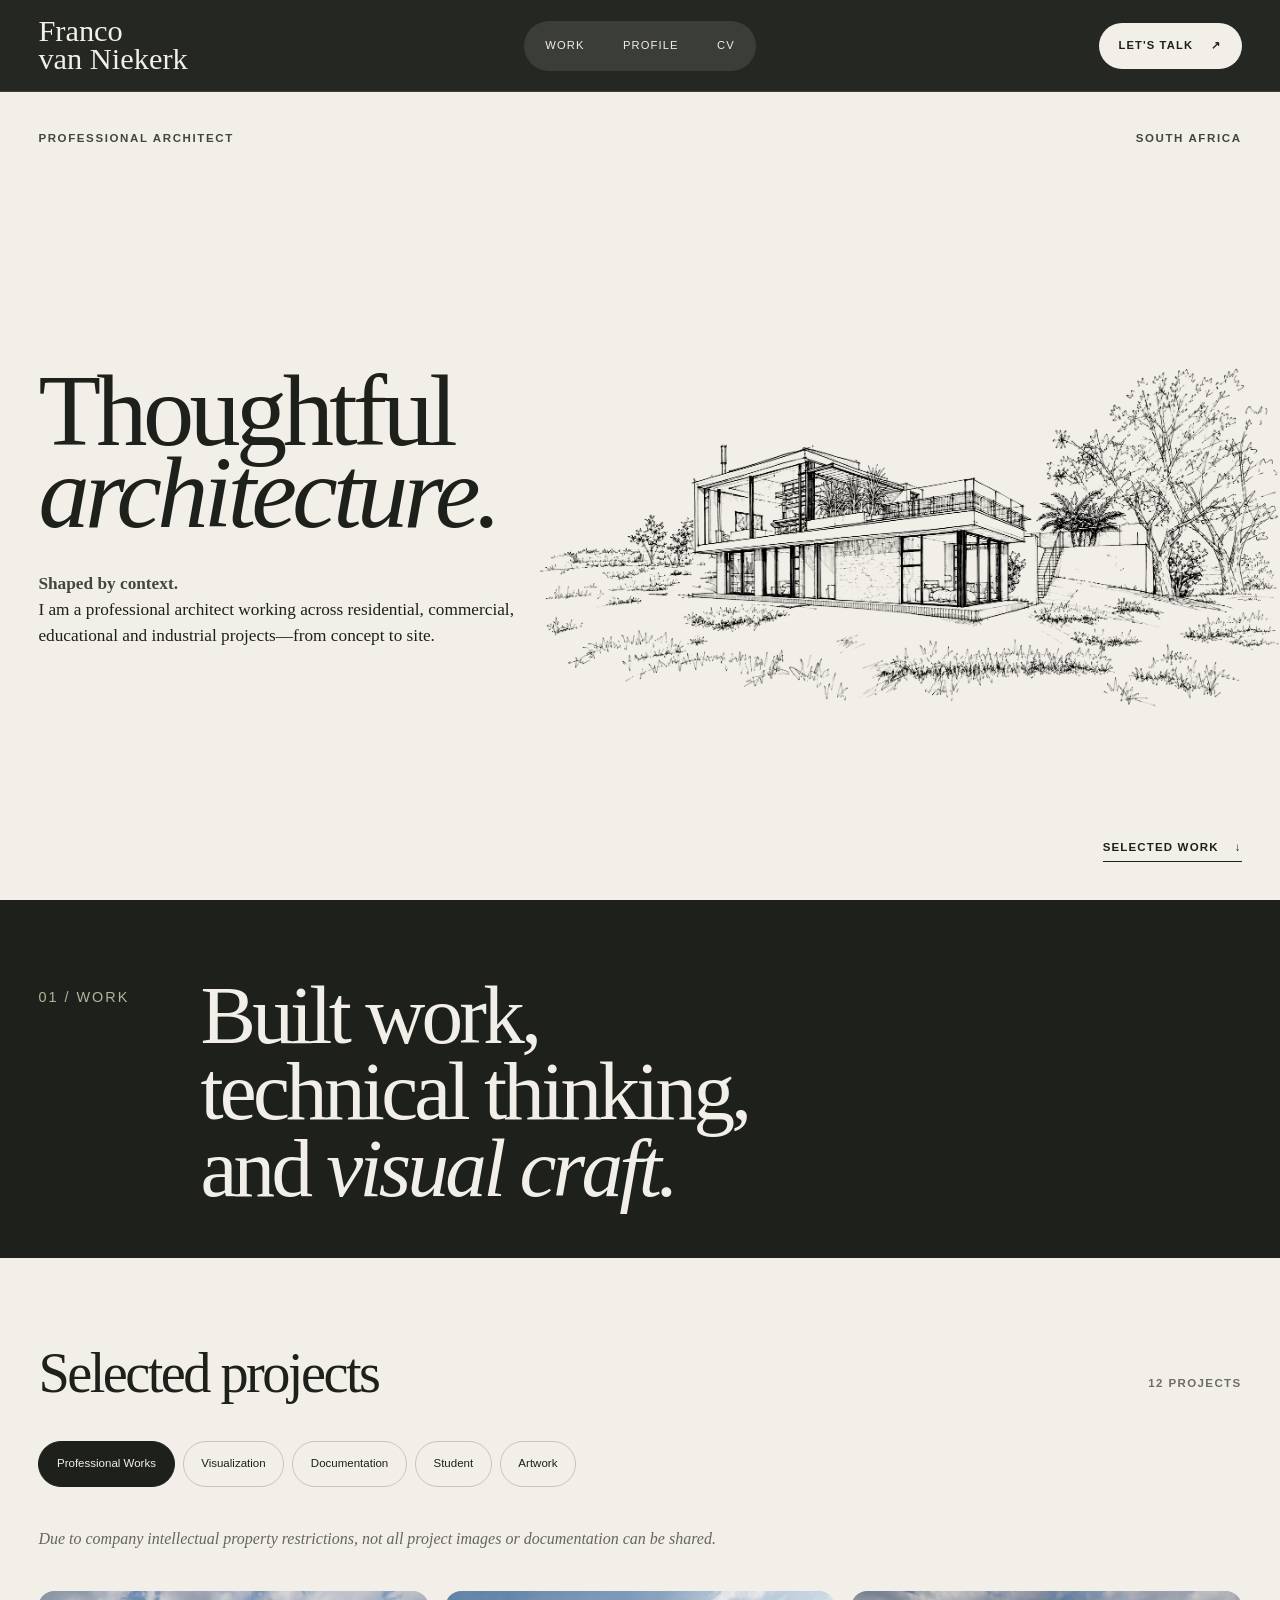
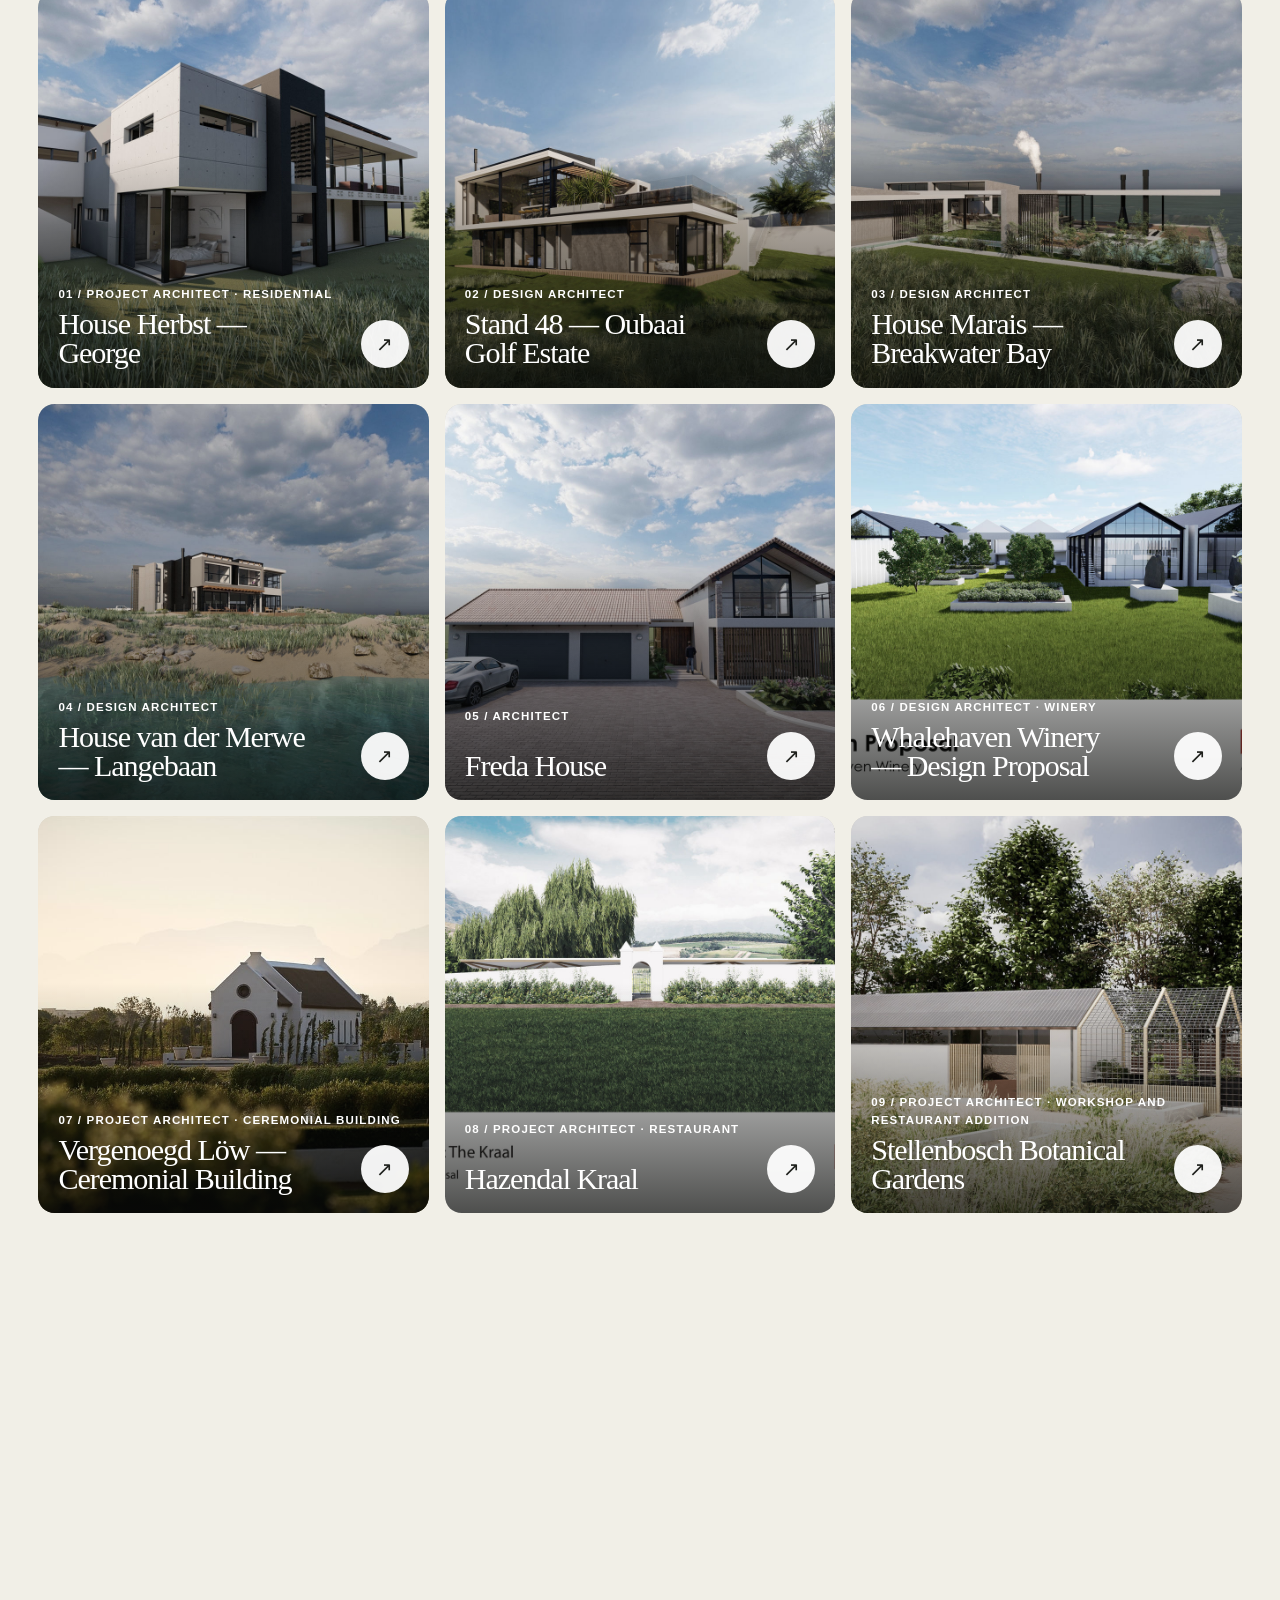
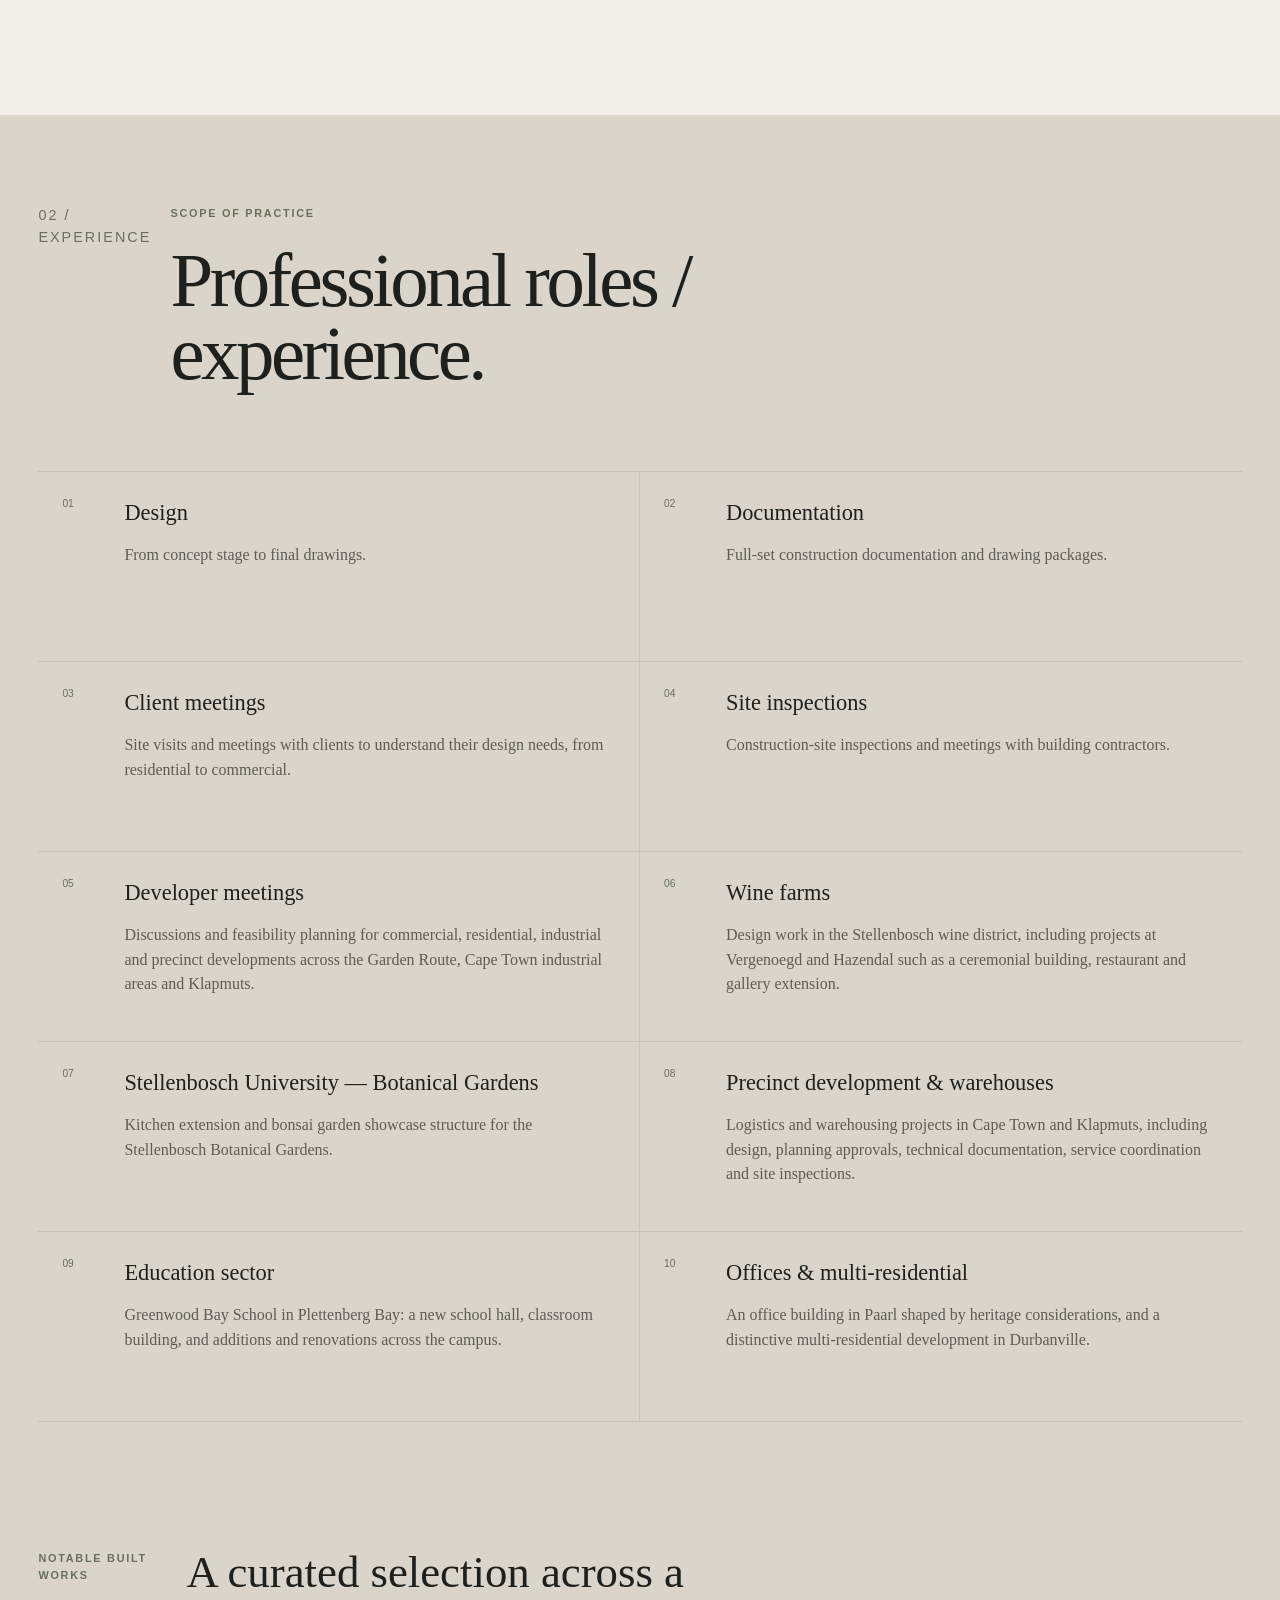
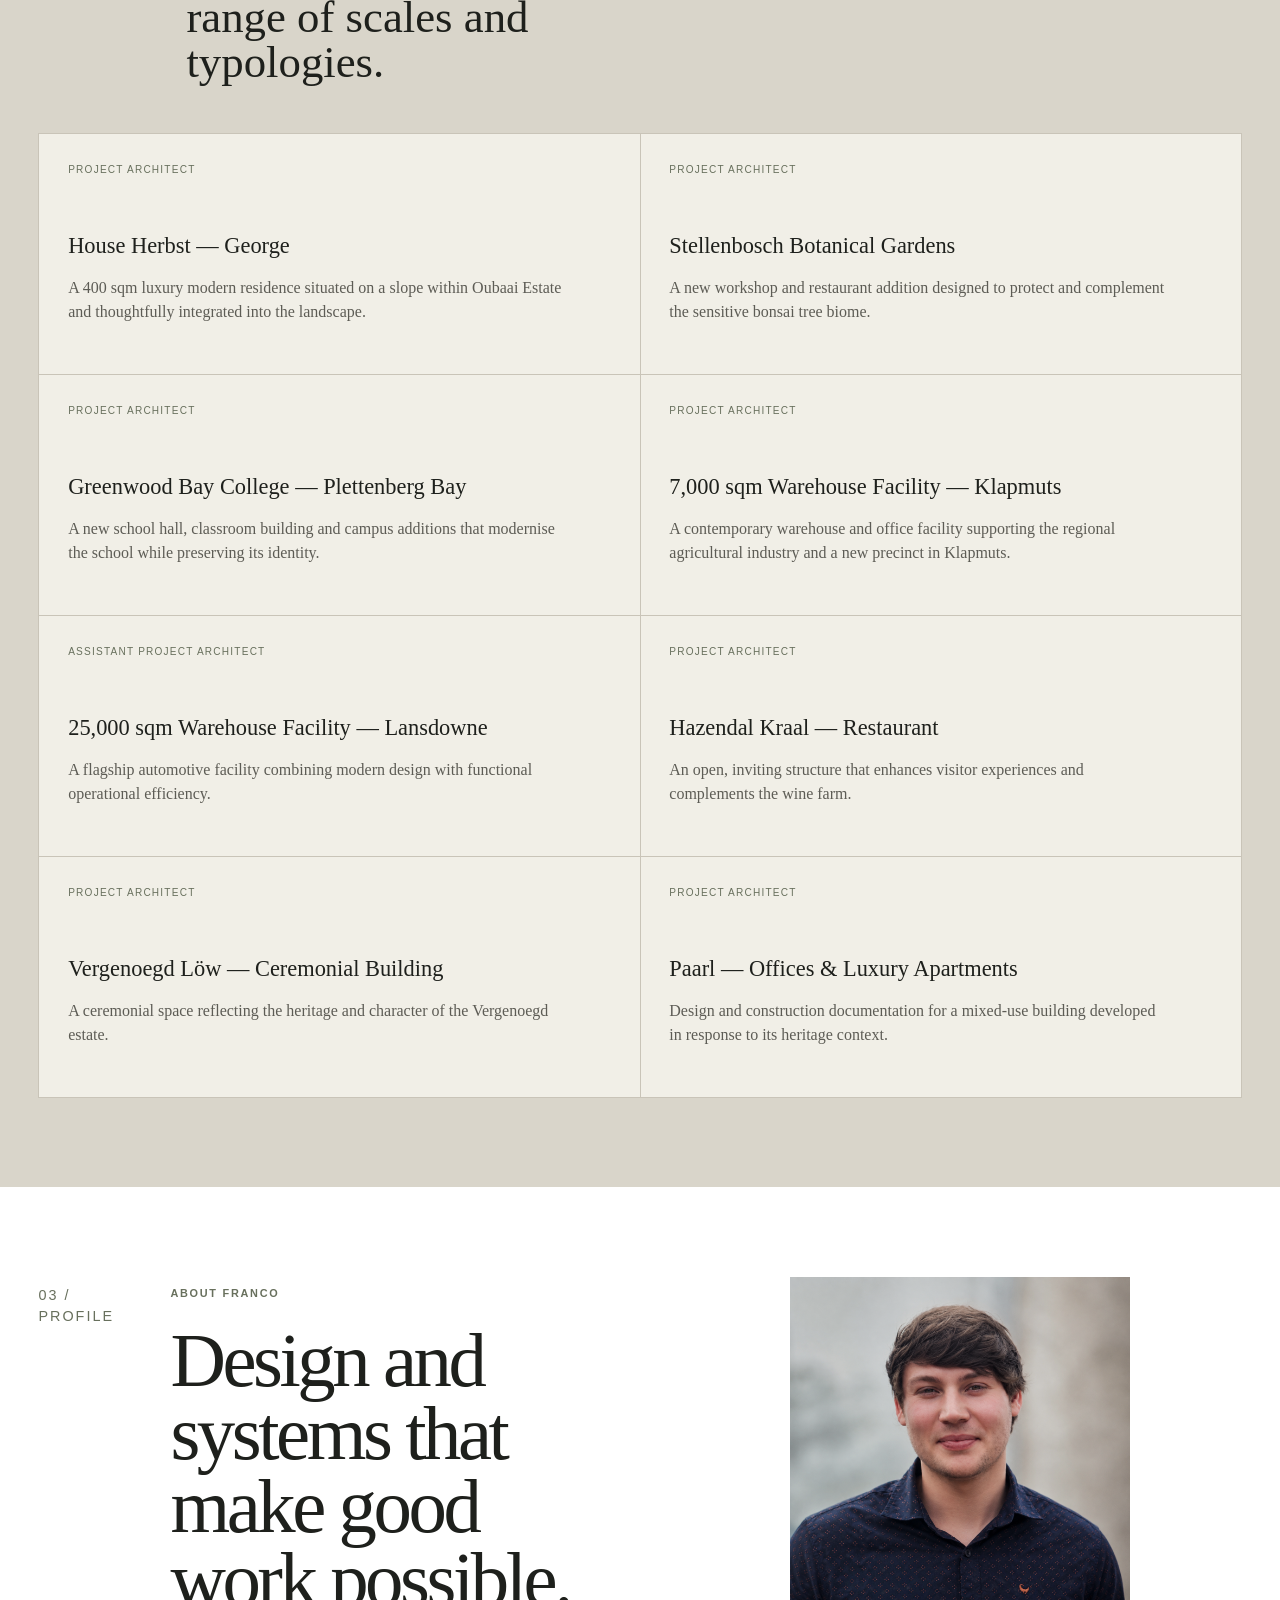
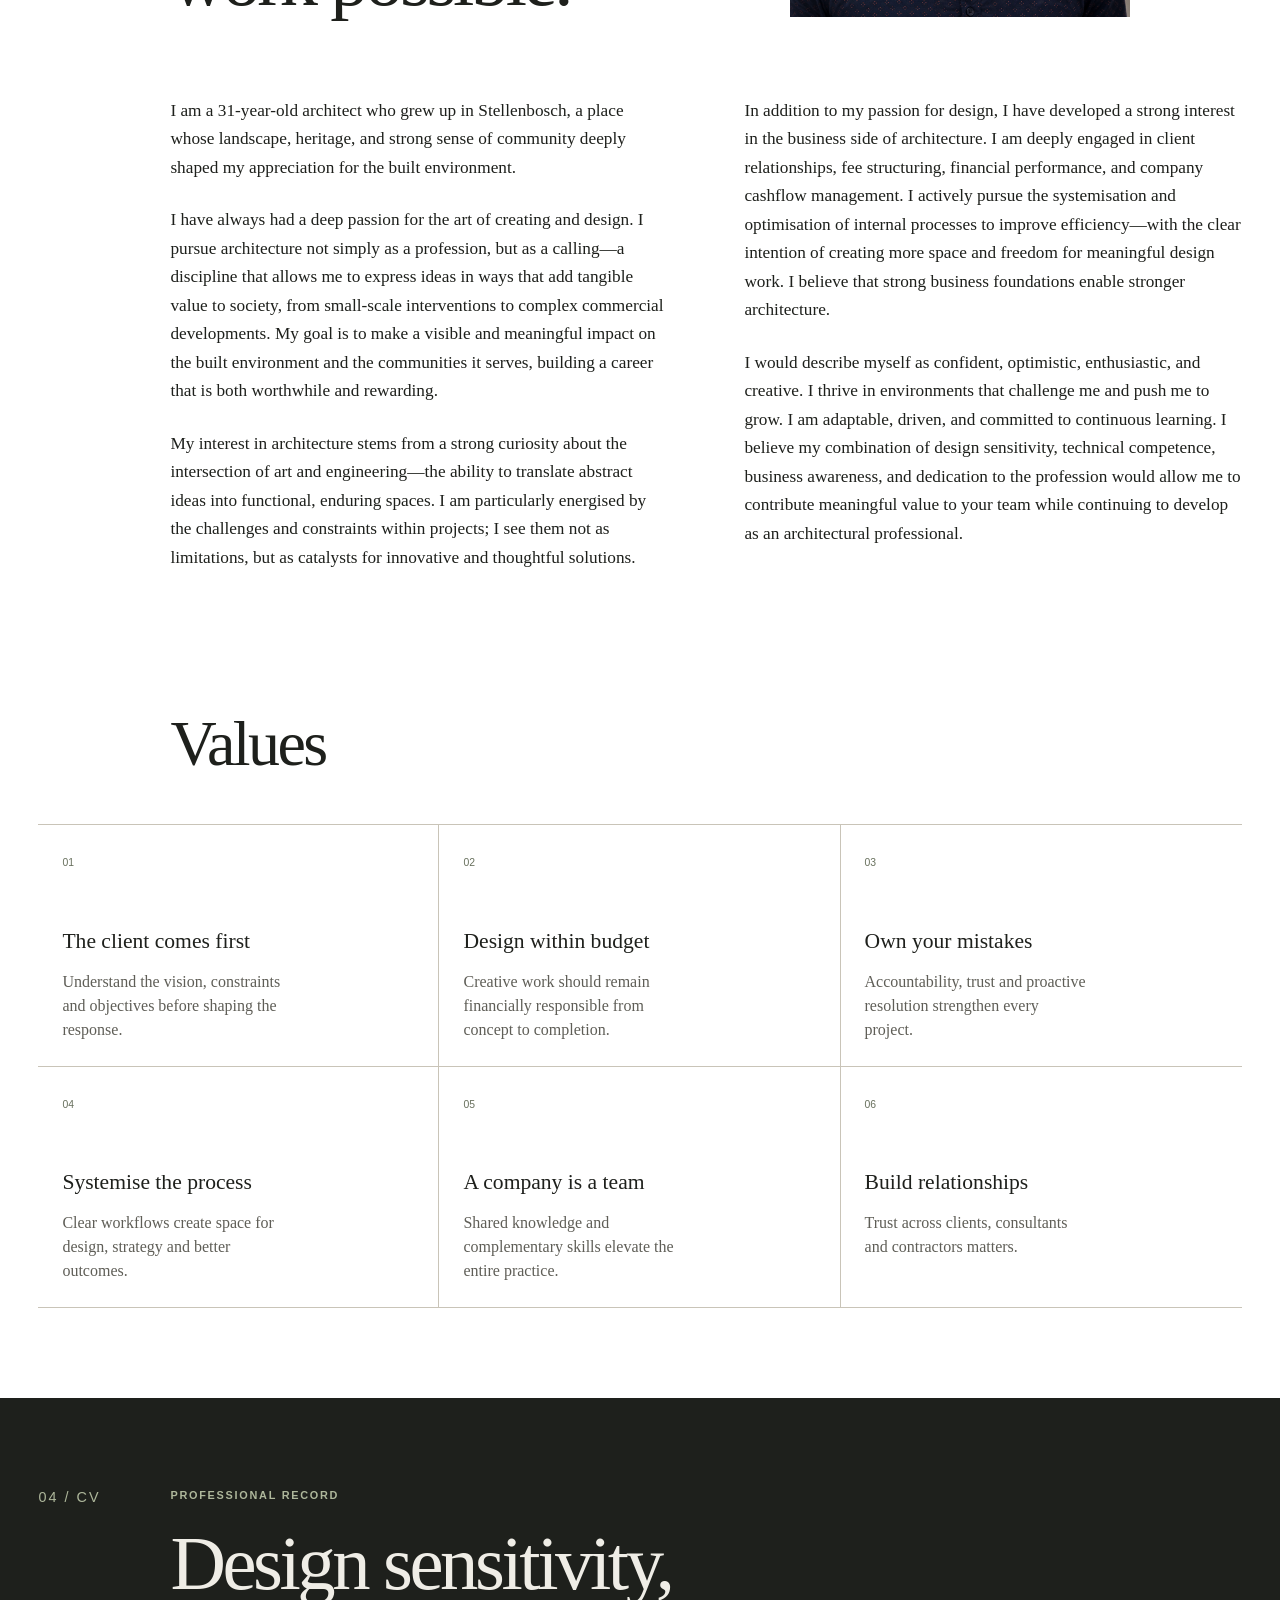
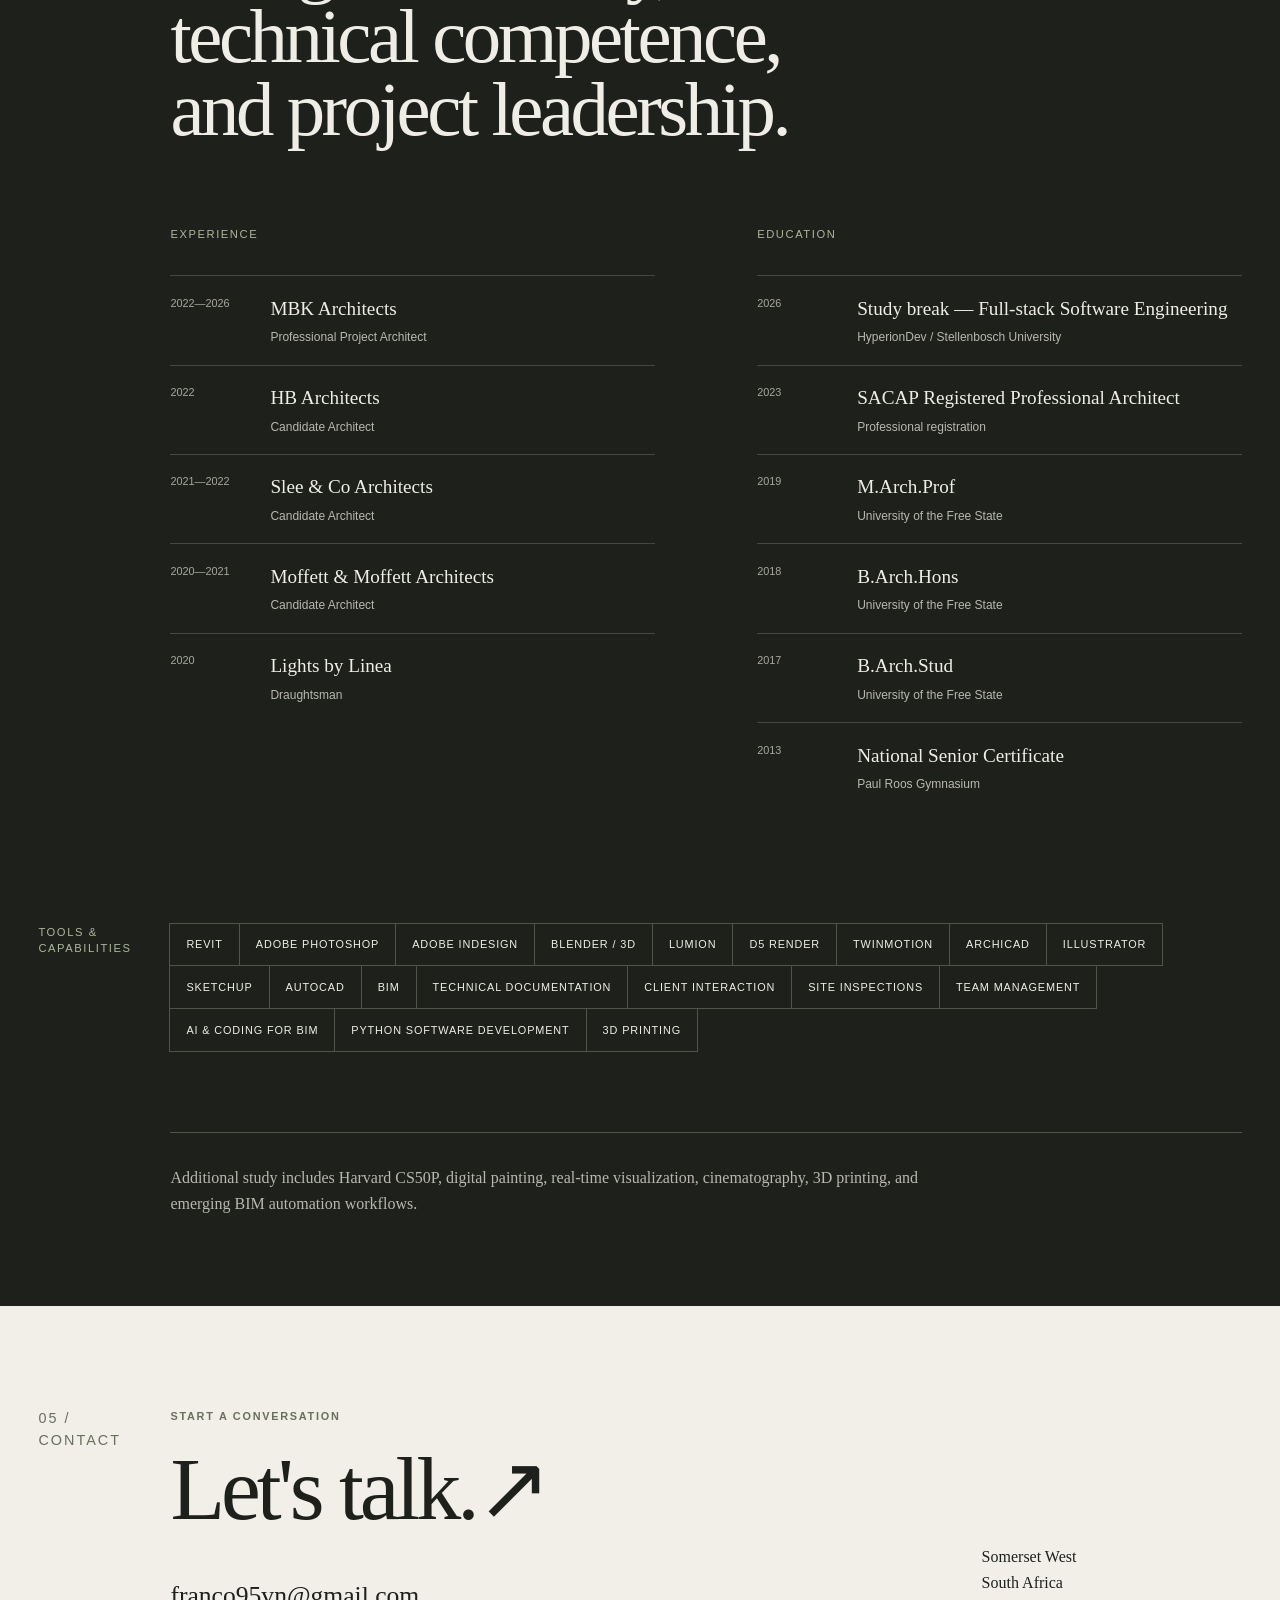
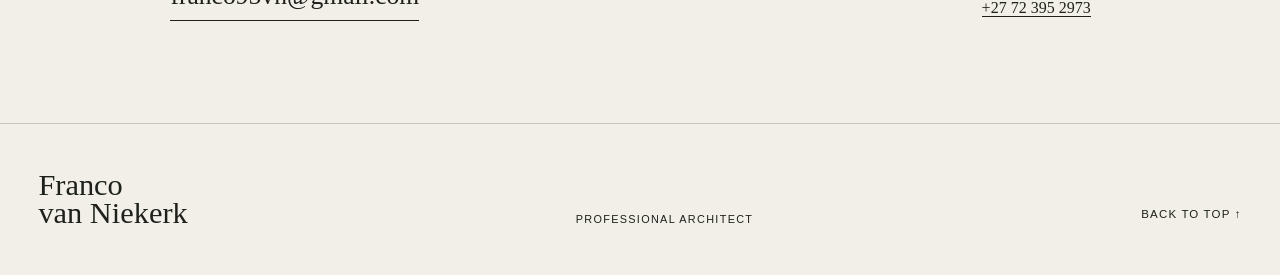
<file: index.html>
<!DOCTYPE html><html lang="en"><head><meta charSet="utf-8"/><meta name="viewport" content="width=device-width, initial-scale=1"/><link rel="stylesheet" href="/_next/static/css/index.Bwb3vxCZ.css" data-rsc-css-href="/_next/static/css/index.Bwb3vxCZ.css" data-precedence="vite-rsc/importer-resources"/><link rel="modulepreload" fetchPriority="low" href="/_next/static/chunks/index-CJd_4nvu.js"/><script src="/_next/static/chunks/rolldown-runtime-C60lm6uB.js" type="module" async=""></script><script src="/_next/static/chunks/framework-BgSIrAUN.js" type="module" async=""></script><link rel="modulepreload" href="/_next/static/chunks/layout-segment-context-WhZzEem7.js" crossorigin=""/><link rel="modulepreload" href="/_next/static/chunks/portfolio-client-CIk_DT0o.js" crossorigin=""/><title>Franco van Niekerk — Professional Architect</title><meta name="description" content="Portfolio of Franco van Niekerk, a professional architect in South Africa working across design, documentation, visualization and project delivery."/><meta property="og:title" content="Franco van Niekerk — Professional Architect"/><meta property="og:description" content="Architecture, technical documentation, visualization and project delivery."/><meta property="og:type" content="website"/><meta property="og:image" content="https://www.francovanniekerk.com/og.png"/><meta property="og:image:width" content="1731"/><meta property="og:image:height" content="909"/><meta property="og:image:alt" content="Franco van Niekerk — Professional Architect"/><meta name="twitter:card" content="summary_large_image"/><meta name="twitter:title" content="Franco van Niekerk — Professional Architect"/><meta name="twitter:description" content="Architecture, technical documentation, visualization and project delivery."/><meta name="twitter:image" content="https://www.francovanniekerk.com/og.png"/><script>Object.assign(((self[Symbol.for("vinext.navigationRuntime")]??={bootstrap:{routeManifest:null},functions:{}}).bootstrap.rsc??={rsc:[]}),{params:{},nav:{"pathname":"/","searchParams":[]}})</script><link rel="modulepreload" href="/_next/static/chunks/index-CJd_4nvu.js" />
</head><body><main id="top"><a class="skip-link" href="#content">Skip to content</a><header class="site-header"><a class="wordmark" href="#top" aria-label="Franco van Niekerk, home"><span>Franco</span><span>van Niekerk</span></a><nav id="primary-navigation" class="" aria-label="Primary navigation"><a href="#work">Work</a><a href="#profile">Profile</a><a href="#cv">CV</a></nav><a class="header-contact" href="#contact">Let&#x27;s talk <span aria-hidden="true">↗</span></a><button class="menu-button" aria-expanded="false" aria-controls="primary-navigation">Menu</button></header><div id="content"><section class="hero" aria-labelledby="hero-title"><div class="hero-kicker"><span>Professional Architect</span><span>South Africa</span></div><div class="hero-copy"><h1 id="hero-title">Thoughtful<br/><em>architecture.</em></h1><p class="hero-intro"><strong>Shaped by context.</strong> I am a professional architect working across residential, commercial, educational and industrial projects—from concept to site.</p></div><figure class="hero-figure hero-sketch"><img src="/hero-architectural-sketch-v4.png" alt="Loose black-ink architectural sketch of a contemporary residence at Oubaai Golf Estate" fetchPriority="high"/></figure><div class="hero-footer"><a class="hero-scroll" href="#work">Selected work <span aria-hidden="true">↓</span></a></div></section><section class="work-intro" id="work" data-reveal="true"><p class="section-index">01 / Work</p><h2>Built work, technical thinking, and <em>visual craft.</em></h2></section><section class="work-section section-pad" aria-labelledby="selected-projects-title"><div class="work-heading"><h2 id="selected-projects-title">Selected projects</h2><p>12<!-- --> projects</p></div><div class="filters" aria-label="Filter projects"><button class="active" aria-pressed="true">Professional Works</button><button class="" aria-pressed="false">Visualization</button><button class="" aria-pressed="false">Documentation</button><button class="" aria-pressed="false">Student</button><button class="" aria-pressed="false">Artwork</button></div><p class="ip-note">Due to company intellectual property restrictions, not all project images or documentation can be shared.</p><div class="project-grid" aria-live="polite"><article class="project-card card-1" data-reveal="true"><button aria-label="View House Herbst — George"><span class="project-image"><img src="/portfolio/house-herbst-george.jpg" alt="House Herbst — George" loading="eager"/></span><span class="project-meta"><span class="project-label">01<!-- --> / <!-- -->Project architect · Residential</span><strong>House Herbst — George</strong><span class="project-arrow" aria-hidden="true">↗</span></span></button></article><article class="project-card card-2" data-reveal="true"><button aria-label="View Stand 48 — Oubaai Golf Estate"><span class="project-image"><img src="/portfolio/stand-48-oubaai-golf-estate.jpg" alt="Stand 48 — Oubaai Golf Estate" loading="eager"/></span><span class="project-meta"><span class="project-label">02<!-- --> / <!-- -->Design Architect</span><strong>Stand 48 — Oubaai Golf Estate</strong><span class="project-arrow" aria-hidden="true">↗</span></span></button></article><article class="project-card card-3" data-reveal="true"><button aria-label="View House Marais — Breakwater Bay"><span class="project-image"><img src="/portfolio/house-marais-breakwater-bay.jpg" alt="House Marais — Breakwater Bay" loading="eager"/></span><span class="project-meta"><span class="project-label">03<!-- --> / <!-- -->Design Architect</span><strong>House Marais — Breakwater Bay</strong><span class="project-arrow" aria-hidden="true">↗</span></span></button></article><article class="project-card card-4" data-reveal="true"><button aria-label="View House van der Merwe — Langebaan"><span class="project-image"><img src="/portfolio/house-van-der-merwe-langebaan.jpg" alt="House van der Merwe — Langebaan" loading="lazy"/></span><span class="project-meta"><span class="project-label">04<!-- --> / <!-- -->Design Architect</span><strong>House van der Merwe — Langebaan</strong><span class="project-arrow" aria-hidden="true">↗</span></span></button></article><article class="project-card card-5" data-reveal="true"><button aria-label="View Freda House"><span class="project-image"><img src="/portfolio/freda-house.jpg" alt="Freda House" loading="lazy"/></span><span class="project-meta"><span class="project-label">05<!-- --> / <!-- -->Architect</span><strong>Freda House</strong><span class="project-arrow" aria-hidden="true">↗</span></span></button></article><article class="project-card card-6" data-reveal="true"><button aria-label="View Whalehaven Winery — Design Proposal"><span class="project-image"><img src="/portfolio/whalehaven-winery-design-proposal.jpg" alt="Whalehaven Winery — Design Proposal" loading="lazy"/></span><span class="project-meta"><span class="project-label">06<!-- --> / <!-- -->Design Architect · Winery</span><strong>Whalehaven Winery — Design Proposal</strong><span class="project-arrow" aria-hidden="true">↗</span></span></button></article><article class="project-card card-1" data-reveal="true"><button aria-label="View Vergenoegd Löw — Ceremonial Building"><span class="project-image"><img src="/portfolio/vergenoegd-low-ceremonial-building.jpg" alt="Vergenoegd Löw — Ceremonial Building" loading="lazy"/></span><span class="project-meta"><span class="project-label">07<!-- --> / <!-- -->Project architect · Ceremonial building</span><strong>Vergenoegd Löw — Ceremonial Building</strong><span class="project-arrow" aria-hidden="true">↗</span></span></button></article><article class="project-card card-2" data-reveal="true"><button aria-label="View Hazendal Kraal"><span class="project-image"><img src="/portfolio/hazendal-kraal.jpg" alt="Hazendal Kraal" loading="lazy"/></span><span class="project-meta"><span class="project-label">08<!-- --> / <!-- -->Project architect · Restaurant</span><strong>Hazendal Kraal</strong><span class="project-arrow" aria-hidden="true">↗</span></span></button></article><article class="project-card card-3" data-reveal="true"><button aria-label="View Stellenbosch Botanical Gardens"><span class="project-image"><img src="/portfolio/stellenbosch-botanical-gardens.jpg" alt="Stellenbosch Botanical Gardens" loading="lazy"/></span><span class="project-meta"><span class="project-label">09<!-- --> / <!-- -->Project architect · Workshop and restaurant addition</span><strong>Stellenbosch Botanical Gardens</strong><span class="project-arrow" aria-hidden="true">↗</span></span></button></article><article class="project-card card-4" data-reveal="true"><button aria-label="View Greenwood Bay School Hall"><span class="project-image"><img src="/portfolio/greenwood-bay-school-hall.jpg" alt="Greenwood Bay School Hall" loading="lazy"/></span><span class="project-meta"><span class="project-label">10<!-- --> / <!-- -->Project architect · Education</span><strong>Greenwood Bay School Hall</strong><span class="project-arrow" aria-hidden="true">↗</span></span></button></article><article class="project-card card-5" data-reveal="true"><button aria-label="View We Buy Cars — Lansdowne"><span class="project-image"><img src="/portfolio/we-buy-cars-lansdowne.jpg" alt="We Buy Cars — Lansdowne" loading="lazy"/></span><span class="project-meta"><span class="project-label">11<!-- --> / <!-- -->Project Architect</span><strong>We Buy Cars — Lansdowne</strong><span class="project-arrow" aria-hidden="true">↗</span></span></button></article><article class="project-card card-6" data-reveal="true"><button aria-label="View Smith Power"><span class="project-image"><img src="/portfolio/smith-power.jpg" alt="Smith Power" loading="lazy"/></span><span class="project-meta"><span class="project-label">12<!-- --> / <!-- -->Project Architect</span><strong>Smith Power</strong><span class="project-arrow" aria-hidden="true">↗</span></span></button></article></div></section><section class="roles-section section-pad" id="experience" data-reveal="true"><div class="section-heading "><p class="section-index">02 / Experience</p><div><p class="eyebrow">Scope of practice</p><h2>Professional roles / experience.</h2></div></div><div class="roles-grid"><article><span>01</span><div><h3>Design</h3><p>From concept stage to final drawings.</p></div></article><article><span>02</span><div><h3>Documentation</h3><p>Full-set construction documentation and drawing packages.</p></div></article><article><span>03</span><div><h3>Client meetings</h3><p>Site visits and meetings with clients to understand their design needs, from residential to commercial.</p></div></article><article><span>04</span><div><h3>Site inspections</h3><p>Construction-site inspections and meetings with building contractors.</p></div></article><article><span>05</span><div><h3>Developer meetings</h3><p>Discussions and feasibility planning for commercial, residential, industrial and precinct developments across the Garden Route, Cape Town industrial areas and Klapmuts.</p></div></article><article><span>06</span><div><h3>Wine farms</h3><p>Design work in the Stellenbosch wine district, including projects at Vergenoegd and Hazendal such as a ceremonial building, restaurant and gallery extension.</p></div></article><article><span>07</span><div><h3>Stellenbosch University — Botanical Gardens</h3><p>Kitchen extension and bonsai garden showcase structure for the Stellenbosch Botanical Gardens.</p></div></article><article><span>08</span><div><h3>Precinct development &amp; warehouses</h3><p>Logistics and warehousing projects in Cape Town and Klapmuts, including design, planning approvals, technical documentation, service coordination and site inspections.</p></div></article><article><span>09</span><div><h3>Education sector</h3><p>Greenwood Bay School in Plettenberg Bay: a new school hall, classroom building, and additions and renovations across the campus.</p></div></article><article><span>10</span><div><h3>Offices &amp; multi-residential</h3><p>An office building in Paarl shaped by heritage considerations, and a distinctive multi-residential development in Durbanville.</p></div></article></div><div class="notable-heading"><p class="eyebrow">Notable built works</p><h3>A curated selection across a range of scales and typologies.</h3></div><div class="notable-grid"><article><p class="work-role">Project Architect</p><h3>House Herbst — George</h3><p>A 400 sqm luxury modern residence situated on a slope within Oubaai Estate and thoughtfully integrated into the landscape.</p></article><article><p class="work-role">Project Architect</p><h3>Stellenbosch Botanical Gardens</h3><p>A new workshop and restaurant addition designed to protect and complement the sensitive bonsai tree biome.</p></article><article><p class="work-role">Project Architect</p><h3>Greenwood Bay College — Plettenberg Bay</h3><p>A new school hall, classroom building and campus additions that modernise the school while preserving its identity.</p></article><article><p class="work-role">Project Architect</p><h3>7,000 sqm Warehouse Facility — Klapmuts</h3><p>A contemporary warehouse and office facility supporting the regional agricultural industry and a new precinct in Klapmuts.</p></article><article><p class="work-role">Assistant Project Architect</p><h3>25,000 sqm Warehouse Facility — Lansdowne</h3><p>A flagship automotive facility combining modern design with functional operational efficiency.</p></article><article><p class="work-role">Project Architect</p><h3>Hazendal Kraal — Restaurant</h3><p>An open, inviting structure that enhances visitor experiences and complements the wine farm.</p></article><article><p class="work-role">Project Architect</p><h3>Vergenoegd Löw — Ceremonial Building</h3><p>A ceremonial space reflecting the heritage and character of the Vergenoegd estate.</p></article><article><p class="work-role">Project Architect</p><h3>Paarl — Offices &amp; Luxury Apartments</h3><p>Design and construction documentation for a mixed-use building developed in response to its heritage context.</p></article></div></section><section class="profile-section section-pad" id="profile" data-reveal="true"><div class="profile-heading-layout"><div class="section-heading "><p class="section-index">03 / Profile</p><div><p class="eyebrow">About Franco</p><h2>Design and systems that make good work possible.</h2></div></div><figure class="profile-photo"><img src="/franco-profile.png" alt="Portrait of Franco van Niekerk"/></figure></div><div class="profile-biography"><p>I am a 31-year-old architect who grew up in Stellenbosch, a place whose landscape, heritage, and strong sense of community deeply shaped my appreciation for the built environment.</p><p>I have always had a deep passion for the art of creating and design. I pursue architecture not simply as a profession, but as a calling—a discipline that allows me to express ideas in ways that add tangible value to society, from small-scale interventions to complex commercial developments. My goal is to make a visible and meaningful impact on the built environment and the communities it serves, building a career that is both worthwhile and rewarding.</p><p>My interest in architecture stems from a strong curiosity about the intersection of art and engineering—the ability to translate abstract ideas into functional, enduring spaces. I am particularly energised by the challenges and constraints within projects; I see them not as limitations, but as catalysts for innovative and thoughtful solutions.</p><p>In addition to my passion for design, I have developed a strong interest in the business side of architecture. I am deeply engaged in client relationships, fee structuring, financial performance, and company cashflow management. I actively pursue the systemisation and optimisation of internal processes to improve efficiency—with the clear intention of creating more space and freedom for meaningful design work. I believe that strong business foundations enable stronger architecture.</p><p>I would describe myself as confident, optimistic, enthusiastic, and creative. I thrive in environments that challenge me and push me to grow. I am adaptable, driven, and committed to continuous learning. I believe my combination of design sensitivity, technical competence, business awareness, and dedication to the profession would allow me to contribute meaningful value to your team while continuing to develop as an architectural professional.</p></div><h3 class="values-title">Values</h3><div class="principles-grid"><article><span>01</span><h3>The client comes first</h3><p>Understand the vision, constraints and objectives before shaping the response.</p></article><article><span>02</span><h3>Design within budget</h3><p>Creative work should remain financially responsible from concept to completion.</p></article><article><span>03</span><h3>Own your mistakes</h3><p>Accountability, trust and proactive resolution strengthen every project.</p></article><article><span>04</span><h3>Systemise the process</h3><p>Clear workflows create space for design, strategy and better outcomes.</p></article><article><span>05</span><h3>A company is a team</h3><p>Shared knowledge and complementary skills elevate the entire practice.</p></article><article><span>06</span><h3>Build relationships</h3><p>Trust across clients, consultants and contractors matters.</p></article></div></section><section class="cv-section section-pad" id="cv" data-reveal="true"><div class="section-heading light"><p class="section-index">04 / CV</p><div><p class="eyebrow">Professional record</p><h2>Design sensitivity, technical competence, and project leadership.</h2></div></div><div class="cv-grid"><div class="cv-column"><h3>Experience</h3><div class="timeline"><div><span>2022—2026</span><strong>MBK Architects</strong><p>Professional Project Architect</p></div><div><span>2022</span><strong>HB Architects</strong><p>Candidate Architect</p></div><div><span>2021—2022</span><strong>Slee &amp; Co Architects</strong><p>Candidate Architect</p></div><div><span>2020—2021</span><strong>Moffett &amp; Moffett Architects</strong><p>Candidate Architect</p></div><div><span>2020</span><strong>Lights by Linea</strong><p>Draughtsman</p></div></div></div><div class="cv-column"><h3>Education</h3><div class="timeline"><div><span>2026</span><strong>Study break — Full-stack Software Engineering</strong><p>HyperionDev / Stellenbosch University</p></div><div><span>2023</span><strong>SACAP Registered Professional Architect</strong><p>Professional registration</p></div><div><span>2019</span><strong>M.Arch.Prof</strong><p>University of the Free State</p></div><div><span>2018</span><strong>B.Arch.Hons</strong><p>University of the Free State</p></div><div><span>2017</span><strong>B.Arch.Stud</strong><p>University of the Free State</p></div><div><span>2013</span><strong>National Senior Certificate</strong><p>Paul Roos Gymnasium</p></div></div></div></div><div class="skills-block"><h3>Tools &amp; capabilities</h3><div class="skill-tags"><span>Revit</span><span>Adobe Photoshop</span><span>Adobe InDesign</span><span>Blender / 3D</span><span>Lumion</span><span>D5 Render</span><span>Twinmotion</span><span>Archicad</span><span>Illustrator</span><span>SketchUp</span><span>AutoCAD</span><span>BIM</span><span>Technical documentation</span><span>Client interaction</span><span>Site inspections</span><span>Team management</span><span>AI &amp; coding for BIM</span><span>Python software development</span><span>3D printing</span></div></div><div class="cv-actions"><p>Additional study includes Harvard CS50P, digital painting, real-time visualization, cinematography, 3D printing, and emerging BIM automation workflows.</p></div></section><section class="contact-section" id="contact" data-reveal="true"><p class="section-index">05 / Contact</p><div><p class="eyebrow">Start a conversation</p><h2>Let&#x27;s talk.<span aria-hidden="true">↗</span></h2><a class="contact-email" href="mailto:franco95vn@gmail.com">franco95vn@gmail.com</a></div><div class="contact-details"><p>Somerset West<br/>South Africa</p><a href="tel:+27723952973">+27 72 395 2973</a></div></section></div><footer><a class="wordmark" href="#top"><span>Franco</span><span>van Niekerk</span></a><p>Professional Architect</p><a class="text-link" href="#top">Back to top ↑</a></footer></main><script type="application/ld+json">{"@context":"https://schema.org","@type":"Person","name":"Franco van Niekerk","jobTitle":"Professional Architect","email":"mailto:franco95vn@gmail.com","telephone":"+27 72 395 2973","address":{"@type":"PostalAddress","addressLocality":"Somerset West","addressCountry":"ZA"},"url":"https://www.francovanniekerk.com/"}</script><script type="module" src="/_next/static/chunks/index-CJd_4nvu.js" id="_R_" async=""></script><script>((self[Symbol.for("vinext.navigationRuntime")]??={bootstrap:{routeManifest:null},functions:{}}).bootstrap.rsc??={rsc:[]}).rsc.push("2:I[\"8033614ae8fa\",[],\"Children\",1]\n")</script><script>((self[Symbol.for("vinext.navigationRuntime")]??={bootstrap:{routeManifest:null},functions:{}}).bootstrap.rsc??={rsc:[]}).rsc.push("3:I[\"c2d308dd323c\",[],\"GlobalErrorBoundary\",1]\n")</script><script>((self[Symbol.for("vinext.navigationRuntime")]??={bootstrap:{routeManifest:null},functions:{}}).bootstrap.rsc??={rsc:[]}).rsc.push("4:I[\"ecfeea4c79da\",[],\"default\",1]\n")</script><script>((self[Symbol.for("vinext.navigationRuntime")]??={bootstrap:{routeManifest:null},functions:{}}).bootstrap.rsc??={rsc:[]}).rsc.push("5:I[\"c2d308dd323c\",[],\"ErrorBoundary\",1]\n")</script><script>((self[Symbol.for("vinext.navigationRuntime")]??={bootstrap:{routeManifest:null},functions:{}}).bootstrap.rsc??={rsc:[]}).rsc.push("6:I[\"0b1ae3af7320\",[],\"LayoutSegmentProvider\",1]\n")</script><script>((self[Symbol.for("vinext.navigationRuntime")]??={bootstrap:{routeManifest:null},functions:{}}).bootstrap.rsc??={rsc:[]}).rsc.push("7:I[\"8033614ae8fa\",[],\"Slot\",1]\n")</script><script>((self[Symbol.for("vinext.navigationRuntime")]??={bootstrap:{routeManifest:null},functions:{}}).bootstrap.rsc??={rsc:[]}).rsc.push("8:I[\"60d934a7d4d3\",[],\"AppRouterScrollTarget\",1]\n")</script><script>((self[Symbol.for("vinext.navigationRuntime")]??={bootstrap:{routeManifest:null},functions:{}}).bootstrap.rsc??={rsc:[]}).rsc.push("9:I[\"c2d308dd323c\",[],\"RedirectBoundary\",1]\n")</script><script>((self[Symbol.for("vinext.navigationRuntime")]??={bootstrap:{routeManifest:null},functions:{}}).bootstrap.rsc??={rsc:[]}).rsc.push(":HL[\"/_next/static/css/index.Bwb3vxCZ.css\",\"style\"     ]\n")</script><script>((self[Symbol.for("vinext.navigationRuntime")]??={bootstrap:{routeManifest:null},functions:{}}).bootstrap.rsc??={rsc:[]}).rsc.push("0:{\"__route\":\"route:/\",\"__interceptionContext\":null,\"__layoutIds\":[\"layout:/\"],\"__rootLayout\":\"/\",\"__sourcePage\":\"/page\",\"page:/\":\"$L1\",\"layout:/\":[[[[\"$\",\"link\",\"css:/_next/static/css/index.Bwb3vxCZ.css\",{\"rel\":\"stylesheet\",\"precedence\":\"vite-rsc/importer-resources\",\"href\":\"/_next/static/css/index.Bwb3vxCZ.css\",\"data-rsc-css-href\":\"/_next/static/css/index.Bwb3vxCZ.css\"}],\"$undefined\"],[\"$\",\"html\",null,{\"lang\":\"en\",\"children\":[\"$\",\"body\",null,{\"children\":[[\"$\",\"$L2\",null,{}],[\"$\",\"script\",null,{\"type\":\"application/ld+json\",\"dangerouslySetInnerHTML\":{\"__html\":\"{\\\"@context\\\":\\\"https://schema.org\\\",\\\"@type\\\":\\\"Person\\\",\\\"name\\\":\\\"Franco van Niekerk\\\",\\\"jobTitle\\\":\\\"Professional Architect\\\",\\\"email\\\":\\\"mailto:franco95vn@gmail.com\\\",\\\"telephone\\\":\\\"+27 72 395 2973\\\",\\\"address\\\":{\\\"@type\\\":\\\"PostalAddress\\\",\\\"addressLocality\\\":\\\"Somerset West\\\",\\\"addressCountry\\\":\\\"ZA\\\"},\\\"url\\\":\\\"https://www.francovanniekerk.com/\\\"}\"}}]]}]}]],null],\"route:/\":[[[\"$\",\"meta\",null,{\"charSet\":\"utf-8\"}],[[\"$\",\"title\",\"0\",{\"children\":\"Franco van Niekerk — Professional Architect\"}],[\"$\",\"meta\",\"1\",{\"name\":\"description\",\"content\":\"Portfolio of Franco van Niekerk, a professional architect in South Africa working across design, documentation, visualization and project delivery.\"}],[\"$\",\"meta\",\"2\",{\"property\":\"og:title\",\"content\":\"Franco van Niekerk — Professional Architect\"}],[\"$\",\"meta\",\"3\",{\"property\":\"og:description\",\"content\":\"Architecture, technical documentation, visualization and project delivery.\"}],[\"$\",\"meta\",\"4\",{\"property\":\"og:type\",\"content\":\"website\"}],[\"$\",\"meta\",\"5\",{\"property\":\"og:image\",\"content\":\"https://www.francovanniekerk.com/og.png\"}],[\"$\",\"meta\",\"6\",{\"property\":\"og:image:width\",\"content\":\"1731\"}],[\"$\",\"meta\",\"7\",{\"property\":\"og:image:height\",\"content\":\"909\"}],[\"$\",\"meta\",\"8\",{\"property\":\"og:image:alt\",\"content\":\"Franco van Niekerk — Professional Architect\"}],[\"$\",\"meta\",\"9\",{\"name\":\"twitter:card\",\"content\":\"summary_large_image\"}],[\"$\",\"meta\",\"10\",{\"name\":\"twitter:title\",\"content\":\"Franco van Niekerk — Professional Architect\"}],[\"$\",\"meta\",\"11\",{\"name\":\"twitter:description\",\"content\":\"Architecture, technical documentation, visualization and project delivery.\"}],[\"$\",\"meta\",\"12\",{\"name\":\"twitter:image\",\"content\":\"https://www.francovanniekerk.com/og.png\"}]],[[\"$\",\"meta\",\"0\",{\"name\":\"viewport\",\"content\":\"width=device-width, initial-scale=1\"}]]],[\"$\",\"$L3\",null,{\"fallback\":\"$4\",\"children\":[\"$\",\"$L5\",null,{\"fallback\":\"$4\",\"children\":[\"$\",\"$L6\",null,{\"providerId\":\"layout:/\",\"segmentMap\":{\"children\":[]},\"children\":[\"$\",\"$L7\",null,{\"id\":\"layout:/\",\"parallelSlots\":\"$undefined\",\"children\":[\"$\",\"$L8\",null,{\"children\":[\"$\",\"$L9\",null,{\"children\":[[\"$\",\"$L6\",null,{\"providerId\":\"page:/\",\"segmentMap\":{\"children\":[\"__PAGE__\"]},\"children\":[\"$\",\"$L7\",null,{\"id\":\"page:/\"}]}],null]}]}]}]}]}]}],null,null],\"__layoutFlags\":{\"layout:/\":\"s\"},\"__artifactCompatibility\":{\"schemaVersion\":1,\"graphVersion\":\"app-route-graph:1177fd80f83fa7b0\",\"deploymentVersion\":\"16ef487c-0bbb-4e33-a7e3-de0b4ac30a65\",\"appElementsSchemaVersion\":1,\"rscPayloadSchemaVersion\":1,\"rootBoundaryId\":\"/\",\"renderEpoch\":null},\"__renderObservation\":{\"schemaVersion\":1,\"output\":{\"kind\":\"app-rsc\",\"mountedSlotsFingerprint\":null,\"renderEpoch\":null,\"rootBoundaryId\":\"/\",\"routeId\":\"route:/\"},\"completeness\":\"partial\",\"boundaryOutcome\":{\"kind\":\"unknown\"},\"requestApis\":[{\"kind\":\"connection\",\"status\":\"unknown\"},{\"kind\":\"cookies\",\"status\":\"unknown\"},{\"kind\":\"draftMode\",\"status\":\"unknown\"},{\"kind\":\"headers\",\"status\":\"unknown\"},{\"kind\":\"params\",\"status\":\"unknown\"},{\"kind\":\"searchParams\",\"status\":\"unknown\"}],\"dynamicFetches\":[],\"cacheTags\":[\"/\",\"_N_T_/\",\"_N_T_/index\",\"_N_T_/layout\",\"_N_T_/page\"],\"pathTags\":[\"/\"],\"cacheability\":\"unknown\",\"downgrade\":{\"target\":\"freshRender\",\"reasons\":[{\"code\":\"CP_DOWNGRADE_CACHEABILITY_UNKNOWN\",\"target\":\"freshRender\"},{\"code\":\"CP_DOWNGRADE_INCOMPLETE_OBSERVATION\",\"completeness\":\"partial\",\"target\":\"freshRender\"},{\"code\":\"CP_DOWNGRADE_UNKNOWN_REQUEST_API\",\"requestApi\":\"connection\",\"target\":\"freshRender\"},{\"code\":\"CP_DOWNGRADE_UNKNOWN_REQUEST_API\",\"requestApi\":\"cookies\",\"target\":\"freshRender\"},{\"code\":\"CP_DOWNGRADE_UNKNOWN_REQUEST_API\",\"requestApi\":\"draftMode\",\"target\":\"freshRender\"},{\"code\":\"CP_DOWNGRADE_UNKNOWN_REQUEST_API\",\"requestApi\":\"headers\",\"target\":\"freshRender\"},{\"code\":\"CP_DOWNGRADE_UNKNOWN_REQUEST_API\",\"requestApi\":\"params\",\"target\":\"freshRender\"},{\"code\":\"CP_DOWNGRADE_UNKNOWN_REQUEST_API\",\"requestApi\":\"searchParams\",\"target\":\"freshRender\"}],\"fallback\":{\"kind\":\"breakerFallback\",\"code\":\"CP_PRIVATE_DYNAMIC_DOWNGRADE\",\"mode\":\"renderFresh\",\"scope\":\"affectedOutput\",\"fields\":{\"reasonCodes\":[\"CP_DOWNGRADE_CACHEABILITY_UNKNOWN\",\"CP_DOWNGRADE_INCOMPLETE_OBSERVATION\",\"CP_DOWNGRADE_UNKNOWN_REQUEST_API\",\"CP_DOWNGRADE_UNKNOWN_REQUEST_API\",\"CP_DOWNGRADE_UNKNOWN_REQUEST_API\",\"CP_DOWNGRADE_UNKNOWN_REQUEST_API\",\"CP_DOWNGRADE_UNKNOWN_REQUEST_API\",\"CP_DOWNGRADE_UNKNOWN_REQUEST_API\"],\"target\":\"freshRender\"}},\"isPublicCacheCandidate\":false}}}\n")</script><script>((self[Symbol.for("vinext.navigationRuntime")]??={bootstrap:{routeManifest:null},functions:{}}).bootstrap.rsc??={rsc:[]}).rsc.push("a:I[\"791f63e50423\",[],\"default\",1]\n")</script><script>((self[Symbol.for("vinext.navigationRuntime")]??={bootstrap:{routeManifest:null},functions:{}}).bootstrap.rsc??={rsc:[]}).rsc.push("1:[\"$\",\"$La\",null,{}]\n")</script><script>Object.assign(((self[Symbol.for("vinext.navigationRuntime")]??={bootstrap:{routeManifest:null},functions:{}}).bootstrap.rsc??={rsc:[]}),{"initialCacheKind":"static"});((self[Symbol.for("vinext.navigationRuntime")]??={bootstrap:{routeManifest:null},functions:{}}).bootstrap.rsc??={rsc:[]}).done=true</script></body></html>
</file>
<file: _next/static/css/index.Bwb3vxCZ.css>
/*! tailwindcss v4.2.1 | MIT License | https://tailwindcss.com */
@layer properties{@supports (((-webkit-hyphens:none)) and (not (margin-trim:inline))) or ((-moz-orient:inline) and (not (color:rgb(from red r g b)))){*,:before,:after{--tw-blur:initial;--tw-brightness:initial;--tw-contrast:initial;--tw-grayscale:initial;--tw-hue-rotate:initial;--tw-invert:initial;--tw-opacity:initial;--tw-saturate:initial;--tw-sepia:initial;--tw-drop-shadow:initial;--tw-drop-shadow-color:initial;--tw-drop-shadow-alpha:100%;--tw-drop-shadow-size:initial}::backdrop{--tw-blur:initial;--tw-brightness:initial;--tw-contrast:initial;--tw-grayscale:initial;--tw-hue-rotate:initial;--tw-invert:initial;--tw-opacity:initial;--tw-saturate:initial;--tw-sepia:initial;--tw-drop-shadow:initial;--tw-drop-shadow-color:initial;--tw-drop-shadow-alpha:100%;--tw-drop-shadow-size:initial}}}@layer theme{:root,:host{--font-sans:ui-sans-serif, system-ui, sans-serif, "Apple Color Emoji", "Segoe UI Emoji", "Segoe UI Symbol", "Noto Color Emoji";--font-mono:ui-monospace, SFMono-Regular, Menlo, Monaco, Consolas, "Liberation Mono", "Courier New", monospace;--spacing:.25rem;--default-font-family:var(--font-sans);--default-mono-font-family:var(--font-mono)}}@layer base{*,:after,:before{box-sizing:border-box;border:0 solid;margin:0;padding:0}::backdrop{box-sizing:border-box;border:0 solid;margin:0;padding:0}::file-selector-button{box-sizing:border-box;border:0 solid;margin:0;padding:0}html,:host{-webkit-text-size-adjust:100%;tab-size:4;line-height:1.5;font-family:var(--default-font-family,ui-sans-serif, system-ui, sans-serif, "Apple Color Emoji", "Segoe UI Emoji", "Segoe UI Symbol", "Noto Color Emoji");font-feature-settings:var(--default-font-feature-settings,normal);font-variation-settings:var(--default-font-variation-settings,normal);-webkit-tap-highlight-color:transparent}hr{height:0;color:inherit;border-top-width:1px}abbr:where([title]){-webkit-text-decoration:underline dotted;text-decoration:underline dotted}h1,h2,h3,h4,h5,h6{font-size:inherit;font-weight:inherit}a{color:inherit;-webkit-text-decoration:inherit;-webkit-text-decoration:inherit;text-decoration:inherit}b,strong{font-weight:bolder}code,kbd,samp,pre{font-family:var(--default-mono-font-family,ui-monospace, SFMono-Regular, Menlo, Monaco, Consolas, "Liberation Mono", "Courier New", monospace);font-feature-settings:var(--default-mono-font-feature-settings,normal);font-variation-settings:var(--default-mono-font-variation-settings,normal);font-size:1em}small{font-size:80%}sub,sup{vertical-align:baseline;font-size:75%;line-height:0;position:relative}sub{bottom:-.25em}sup{top:-.5em}table{text-indent:0;border-color:inherit;border-collapse:collapse}:-moz-focusring{outline:auto}progress{vertical-align:baseline}summary{display:list-item}ol,ul,menu{list-style:none}img,svg,video,canvas,audio,iframe,embed,object{vertical-align:middle;display:block}img,video{max-width:100%;height:auto}button,input,select,optgroup,textarea{font:inherit;font-feature-settings:inherit;font-variation-settings:inherit;letter-spacing:inherit;color:inherit;opacity:1;background-color:#0000;border-radius:0}::file-selector-button{font:inherit;font-feature-settings:inherit;font-variation-settings:inherit;letter-spacing:inherit;color:inherit;opacity:1;background-color:#0000;border-radius:0}:where(select:is([multiple],[size])) optgroup{font-weight:bolder}:where(select:is([multiple],[size])) optgroup option{padding-inline-start:20px}::file-selector-button{margin-inline-end:4px}::placeholder{opacity:1}@supports (not ((-webkit-appearance:-apple-pay-button))) or (contain-intrinsic-size:1px){::placeholder{color:currentColor}@supports (color:color-mix(in lab, red, red)){::placeholder{color:color-mix(in oklab, currentcolor 50%, transparent)}}}textarea{resize:vertical}::-webkit-search-decoration{-webkit-appearance:none}::-webkit-date-and-time-value{min-height:1lh;text-align:inherit}::-webkit-datetime-edit{display:inline-flex}::-webkit-datetime-edit-fields-wrapper{padding:0}::-webkit-datetime-edit{padding-block:0}::-webkit-datetime-edit-year-field{padding-block:0}::-webkit-datetime-edit-month-field{padding-block:0}::-webkit-datetime-edit-day-field{padding-block:0}::-webkit-datetime-edit-hour-field{padding-block:0}::-webkit-datetime-edit-minute-field{padding-block:0}::-webkit-datetime-edit-second-field{padding-block:0}::-webkit-datetime-edit-millisecond-field{padding-block:0}::-webkit-datetime-edit-meridiem-field{padding-block:0}::-webkit-calendar-picker-indicator{line-height:1}:-moz-ui-invalid{box-shadow:none}button,input:where([type=button],[type=reset],[type=submit]){-webkit-appearance:button;appearance:button}::file-selector-button{-webkit-appearance:button;appearance:button}::-webkit-inner-spin-button{height:auto}::-webkit-outer-spin-button{height:auto}[hidden]:where(:not([hidden=until-found])){display:none!important}}@layer components;@layer utilities{.visible{visibility:visible}.start{inset-inline-start:var(--spacing)}.filter{filter:var(--tw-blur,) var(--tw-brightness,) var(--tw-contrast,) var(--tw-grayscale,) var(--tw-hue-rotate,) var(--tw-invert,) var(--tw-saturate,) var(--tw-sepia,) var(--tw-drop-shadow,)}}:root{--ink:#1e201c;--paper:#f1efe7;--paper-2:#dedbd0;--line:#c9c4b8;--olive:#68705d;--rust:#8b5f44;--serif:Georgia,"Times New Roman",serif;--sans:Arial,Helvetica,sans-serif;--radius:clamp(14px,1.3vw,22px)}*{box-sizing:border-box}html{scroll-behavior:smooth}body{background:var(--paper);color:var(--ink);font-family:var(--sans);margin:0}body.modal-open{overflow:hidden}a{color:inherit;text-decoration:none}button{color:inherit;font:inherit}img{max-width:100%}:focus-visible{outline:2px solid var(--rust);outline-offset:4px}.skip-link{z-index:100;background:var(--ink);color:#fff;padding:.75rem 1rem;position:fixed;top:-100px;left:1rem}.skip-link:focus{top:1rem}.site-header{z-index:20;min-height:92px;color:var(--paper);-webkit-backdrop-filter:blur(14px);backdrop-filter:blur(14px);background:#1e201cf7;border-bottom:1px solid #3e4039;grid-template-columns:1fr auto 1fr;align-items:center;gap:2rem;padding:1rem 3vw;display:grid;position:sticky;top:0}.wordmark{font-family:var(--serif);width:max-content;font-size:1.9rem;line-height:.9}.wordmark span{display:block}.site-header nav{text-transform:uppercase;letter-spacing:.1em;background:#ffffff1a;border-radius:999px;gap:.2rem;padding:.25rem;font-size:.7rem;display:flex}.site-header nav a{border-radius:999px;justify-content:center;align-items:center;min-height:42px;padding:0 1.1rem;transition:background .2s,color .2s;display:inline-flex}:is(.site-header nav a:hover,.site-header nav a:focus-visible){background:var(--paper);color:var(--ink)}.header-contact{background:var(--paper);min-height:46px;color:var(--ink);text-transform:uppercase;letter-spacing:.1em;border-radius:999px;justify-self:end;align-items:center;gap:1.15rem;padding:0 1.25rem;font-size:.7rem;font-weight:700;transition:background .2s;display:inline-flex}.header-contact:hover{background:#d5d2c8}.menu-button{min-height:46px;color:var(--paper);text-transform:uppercase;letter-spacing:.12em;background:0 0;border:1px solid #56584f;border-radius:999px;padding:0 1.1rem;font-size:.68rem;display:none}.hero{isolation:isolate;flex-direction:column;justify-content:space-between;min-height:calc(100svh - 92px);padding:3vw;display:flex;position:relative;overflow:hidden}.hero-kicker{z-index:3;color:#44453f;text-transform:uppercase;letter-spacing:.14em;justify-content:space-between;gap:2rem;font-size:.72rem;font-weight:700;display:flex;position:relative}.hero-copy{z-index:3;padding:4.5rem 0 2.5rem;position:relative}.eyebrow{color:var(--olive);text-transform:uppercase;letter-spacing:.16em;margin:0 0 1.5rem;font-size:.68rem;font-weight:700}h1,h2{font-family:var(--serif);letter-spacing:-.045em;margin:0;font-weight:400}h1{max-width:9ch;font-size:clamp(4.5rem,8vw,9.5rem);line-height:.8}h1 em{font-weight:400}.hero-intro{max-width:31rem;font-family:var(--serif);margin:2.3rem 0 0;font-size:clamp(1.05rem,1.35vw,1.3rem);line-height:1.5}.hero-intro strong{color:#454640;font-weight:700;display:block}.text-link{text-transform:uppercase;letter-spacing:.1em;width:max-content;padding-bottom:.25rem;font-size:.72rem}.text-link span{margin-left:.35rem}.hero-figure{z-index:1;pointer-events:none;width:min(58vw,860px);height:min(48vw,600px);margin:0;position:absolute;bottom:4.75rem;right:0}.hero-figure img{object-fit:contain;width:100%;height:100%;display:block}.hero-footer{z-index:3;justify-content:flex-end;align-items:end;gap:3rem;display:flex;position:relative}.hero-scroll{text-transform:uppercase;letter-spacing:.1em;border-bottom:1px solid;align-items:center;gap:1rem;padding-bottom:.25rem;font-size:.72rem;font-weight:700;display:inline-flex}.section-pad{padding:clamp(4.5rem,7vw,8rem) 3vw}.section-heading{grid-template-columns:100px minmax(0,1fr);gap:2rem;margin-bottom:5rem;display:grid}.section-index{color:var(--olive);text-transform:uppercase;letter-spacing:.14em;margin:0;font-size:.9rem}.section-heading h2{max-width:17ch;font-size:clamp(3rem,6vw,7rem);line-height:.95}.work-intro{background:var(--ink);min-height:auto;color:var(--paper);grid-template-columns:130px minmax(0,1fr);align-items:start;gap:2rem;padding:clamp(4rem,6vw,6.5rem) 3vw clamp(3rem,4vw,4.5rem);display:grid}.work-intro .section-index{color:#aeb79b;padding-top:.65rem}.work-intro h2{max-width:14ch;font-size:clamp(3.6rem,6.5vw,7.5rem);line-height:.92}.work-intro h2 em{font-weight:400}.work-section{background:var(--paper)}.work-heading{justify-content:space-between;align-items:end;gap:2rem;margin-bottom:2.5rem;display:flex}.work-heading h2{font-size:clamp(2.8rem,4.4vw,5rem);line-height:.95}.work-heading p{color:#6e6d65;text-transform:uppercase;letter-spacing:.12em;margin:0 0 .5rem;font-size:.72rem;font-weight:700}.filters{flex-wrap:wrap;gap:.5rem;margin-bottom:2.5rem;display:flex}.filters button{border:1px solid var(--line);cursor:pointer;background:0 0;border-radius:999px;min-height:46px;padding:0 1.1rem;font-size:.72rem;font-weight:500;transition:background .2s,color .2s,border-color .2s}.filters button:hover,.filters button.active{border-color:var(--ink);background:var(--ink);color:var(--paper)}.ip-note{color:#66655e;max-width:46rem;font-family:var(--serif);margin:0 0 2.5rem;font-style:italic;line-height:1.5}.project-grid{grid-template-columns:repeat(3,minmax(0,1fr));align-items:start;gap:clamp(.85rem,1.25vw,1.4rem);display:grid}.project-card{min-width:0}.project-card button{border-radius:var(--radius);color:#fff;text-align:left;cursor:pointer;background:#d6d2c8;border:0;width:100%;min-height:clamp(340px,31vw,520px);padding:0;display:block;position:relative;overflow:hidden}.project-image{display:block;position:absolute;inset:0}.project-image:after{content:"";background:linear-gradient(#0000 42%,#0a0b09b8);position:absolute;inset:0}.project-image img{object-fit:cover;filter:saturate(.82);width:100%;height:100%;transition:transform .65s cubic-bezier(.2,.7,.2,1),filter .4s;display:block}:is(.project-card button:hover img,.project-card button:focus-visible img){filter:saturate();transform:scale(1.035)}.project-meta{z-index:2;grid-template-columns:1fr auto;align-items:end;gap:1rem;display:grid;position:absolute;inset:auto 1.25rem 1.25rem}.project-label{text-transform:uppercase;letter-spacing:.1em;grid-column:1/-1;margin-bottom:-.55rem;font-size:.72rem;font-weight:700}.project-meta strong{max-width:17ch;font-family:var(--serif);letter-spacing:-.035em;font-size:clamp(1.75rem,2.35vw,2.8rem);font-weight:400;line-height:.95}.project-arrow{width:3rem;height:3rem;color:var(--ink);background:#fffffff0;border-radius:50%;place-items:center;font-size:1.25rem;transition:transform .25s;display:grid}:is(.project-card button:hover .project-arrow,.project-card button:focus-visible .project-arrow){transform:translate(.2rem,-.2rem)}.roles-section{background:#d9d5ca}.roles-grid{border-top:1px solid var(--line);grid-template-columns:repeat(2,minmax(0,1fr));display:grid}.roles-grid article{border-right:1px solid var(--line);border-bottom:1px solid var(--line);grid-template-columns:42px 1fr;gap:1.25rem;min-height:190px;padding:1.5rem;display:grid}.roles-grid article:nth-child(2n){border-right:0}.roles-grid article>span{color:var(--olive);font-size:.64rem}.roles-grid h3,.notable-grid h3{font-family:var(--serif);margin:0 0 .8rem;font-size:1.4rem;font-weight:400}.roles-grid p,.notable-grid p{color:#5d5c55;max-width:62ch;font-family:var(--serif);margin:0;line-height:1.55}.notable-heading{grid-template-columns:132px 1fr;gap:1rem;margin:8rem 0 3rem;display:grid}.notable-heading h3{max-width:24ch;font-family:var(--serif);margin:0;font-size:clamp(2rem,3.5vw,4rem);font-weight:400;line-height:1}.notable-grid{background:var(--line);border:1px solid var(--line);grid-template-columns:repeat(2,minmax(0,1fr));gap:1px;display:grid}.notable-grid article{background:var(--paper);min-height:240px;padding:1.8rem}.notable-grid .work-role{color:var(--olive);font-family:var(--sans);text-transform:uppercase;letter-spacing:.12em;margin-bottom:3.2rem;font-size:.63rem}.profile-section{background:#fff}.profile-heading-layout{grid-template-columns:repeat(2,minmax(0,1fr));align-items:end;gap:6vw;margin-bottom:5rem;display:grid}.profile-heading-layout .section-heading{margin-bottom:0}.profile-heading-layout .section-heading h2{max-width:11ch}.profile-photo{aspect-ratio:1;background:#cbc7bc;justify-self:center;width:min(100%,340px);margin:0;overflow:hidden}.profile-photo img{object-fit:cover;filter:saturate(.85);width:100%;height:100%;display:block}.profile-biography{columns:2;font-family:var(--serif);column-gap:6vw;padding-left:132px;font-size:1.08rem;line-height:1.65}.profile-biography p{break-inside:avoid;margin:0 0 1.5rem}.values-title{font-family:var(--serif);letter-spacing:-.04em;margin:7rem 0 2rem 132px;font-size:clamp(2.5rem,5vw,5.5rem);font-weight:400}.principles-grid{border-top:1px solid var(--line);grid-template-columns:repeat(3,1fr);display:grid}.principles-grid article{border-right:1px solid var(--line);border-bottom:1px solid var(--line);min-height:230px;padding:1.5rem}.principles-grid article:nth-child(3n){border-right:0}.principles-grid span{color:var(--olive);font-size:.65rem}.principles-grid h3{font-family:var(--serif);margin:3.2rem 0 .8rem;font-size:1.35rem;font-weight:400}.principles-grid p{color:#5f5e57;max-width:28ch;font-family:var(--serif);margin:0;line-height:1.5}.cv-section{background:var(--ink);color:#efede6}.section-heading.light .section-index,.section-heading.light .eyebrow{color:#aeb79b}.cv-grid{grid-template-columns:1fr 1fr;gap:8vw;padding-left:132px;display:grid}.cv-column h3,.skills-block h3{text-transform:uppercase;letter-spacing:.14em;color:#aeb79b;margin:0 0 2rem;font-size:.7rem;font-weight:500}.timeline>div{border-top:1px solid #464740;grid-template-columns:100px 1fr;padding:1.15rem 0;display:grid}.timeline span{color:#a8a69f;grid-row:span 2;font-size:.68rem}.timeline strong{font-family:var(--serif);font-size:1.2rem;font-weight:400}.timeline p{color:#b9b7af;margin:.3rem 0 0;font-size:.75rem}.skills-block{grid-template-columns:132px 1fr;margin-top:7rem;display:grid}.skill-tags{flex-wrap:wrap;display:flex}.skill-tags span{text-transform:uppercase;letter-spacing:.08em;border:1px solid #51524a;margin:-1px 0 0 -1px;padding:.8rem 1rem;font-size:.68rem}.cv-actions{border-top:1px solid #51524a;justify-content:space-between;align-items:end;gap:3rem;margin:5rem 0 0 132px;padding-top:2rem;display:flex}.cv-actions p{color:#b9b7af;max-width:50rem;font-family:var(--serif);line-height:1.6}.contact-section{grid-template-columns:100px minmax(0,1fr) 260px;gap:2rem;padding:clamp(5.5rem,8vw,9rem) 3vw;display:grid}.contact-section h2{max-width:15ch;font-size:clamp(3.4rem,7vw,8rem);line-height:.9}.contact-email{font-family:var(--serif);border-bottom:1px solid;margin-top:3rem;padding-bottom:.25rem;font-size:clamp(1.2rem,2vw,2rem);display:inline-block}.contact-details{font-family:var(--serif);align-self:end;line-height:1.6}.contact-details a{border-bottom:1px solid}footer{border-top:1px solid var(--line);justify-content:space-between;align-items:end;padding:3rem 3vw;display:flex}footer p{text-transform:uppercase;letter-spacing:.12em;margin:0;font-size:.68rem}.lightbox{z-index:100;color:#fff;background:#141512f5;place-items:center;padding:4rem;display:grid;position:fixed;inset:0}.lightbox figure{flex-direction:column;width:min(1200px,82vw);height:calc(100vh - 8rem);margin:0;display:flex}.lightbox figure img{object-fit:contain;flex:1;width:100%;min-height:0}.lightbox figcaption{text-transform:uppercase;letter-spacing:.12em;justify-content:space-between;padding-top:1rem;font-size:.68rem;display:flex}.lightbox-close,.lightbox-nav{color:#fff;cursor:pointer;text-transform:uppercase;letter-spacing:.12em;background:0 0;border:0;position:absolute}.lightbox-close{font-size:.68rem;top:1.5rem;right:2rem}.lightbox-nav{font-size:1.8rem;top:50%}.lightbox-nav.prev{left:2rem}.lightbox-nav.next{right:2rem}@media (max-width:1100px){.hero{min-height:auto}.hero-copy{padding:4.5rem 0 1.5rem}.hero-figure{aspect-ratio:16/7;width:100%;max-width:900px;height:auto;margin:0 auto 1.5rem;position:relative;bottom:auto;right:auto}.hero-footer{margin-top:.5rem}.project-grid{grid-template-columns:repeat(2,minmax(0,1fr))}.project-card button{min-height:clamp(380px,48vw,560px)}}@media (max-width:900px){.site-header{grid-template-columns:1fr auto auto;gap:.75rem}.header-contact{min-height:42px;padding:0 1rem}.menu-button{display:block}.site-header nav{background:var(--ink);font-family:var(--serif);text-transform:none;letter-spacing:-.03em;border-bottom:1px solid #3e4039;border-radius:0;flex-direction:column;padding:1.25rem 3vw 1.75rem;font-size:2rem;display:none;position:absolute;top:100%;left:0;right:0}.site-header nav a{justify-content:flex-start;padding:0}.site-header nav.nav-open{display:flex}.hero{min-height:auto;padding:2rem 1.25rem}.hero-copy{padding:5rem 0 1.5rem}h1{font-size:clamp(4.2rem,11vw,6.4rem)}.hero-figure{aspect-ratio:16/7;opacity:.76;width:100%;height:auto;margin:0 auto 1.5rem;position:relative;bottom:auto;right:auto}.hero-footer{align-items:end}.work-intro{grid-template-columns:80px 1fr;min-height:auto;padding:5rem 1.25rem 3.5rem}.section-heading{grid-template-columns:55px 1fr;gap:1rem}.cv-grid{padding-left:0}.profile-heading-layout{grid-template-columns:1fr 240px}.profile-biography{padding-left:0}.values-title{margin-left:0}.skills-block{grid-template-columns:1fr}.cv-actions{margin-left:0}.contact-section{grid-template-columns:55px 1fr}.contact-details{grid-column:2;margin-top:3rem}.project-card button{min-height:480px}}@media (max-width:640px){.site-header{grid-template-columns:1fr auto;min-height:78px;padding:.8rem 1.25rem}.site-header .wordmark{font-size:1.55rem}.header-contact{display:none}.hero{min-height:auto;padding:1.5rem 1.25rem}.hero-kicker{font-size:.64rem}.hero-copy{padding:4.5rem 0 1rem}h1{font-size:clamp(3.7rem,15vw,5rem)}.hero-figure{aspect-ratio:4/3;opacity:.72;width:100%;height:auto;margin:0 auto 1.25rem;position:relative;bottom:auto;right:auto}.hero-footer{gap:1.25rem}.hero-footer p{max-width:16rem;font-size:1rem}.hero-scroll{flex:none;font-size:.65rem}.work-intro{grid-template-columns:1fr;gap:2.5rem;min-height:auto;padding:5rem 1.25rem 3.5rem}.work-intro .section-index{padding:0}.work-intro h2{font-size:clamp(3rem,13vw,4.6rem)}.section-pad{padding:4.5rem 1.25rem}.section-heading{margin-bottom:3rem}.section-heading h2{font-size:clamp(2.8rem,14vw,4.5rem)}.work-heading{flex-direction:column;align-items:start;gap:.7rem}.work-heading p{margin:0}.filters{scrollbar-width:none;flex-wrap:nowrap;margin-right:-1.25rem;padding-right:1.25rem;overflow-x:auto}.filters::-webkit-scrollbar{display:none}.filters button{flex:none;min-height:44px}.project-grid{grid-template-columns:1fr}.project-card button{min-height:440px}.project-meta{inset:auto 1.15rem 1.15rem}.project-meta strong{font-size:2.15rem}.project-arrow{width:3rem;height:3rem}.cv-grid,.roles-grid,.notable-grid{grid-template-columns:1fr}.roles-grid article,.roles-grid article:nth-child(2n){border-right:0}.notable-heading{grid-template-columns:1fr;margin-top:5rem}.profile-heading-layout{grid-template-columns:1fr}.profile-photo{width:min(100%,340px)}.profile-biography{columns:1}.principles-grid{grid-template-columns:1fr}.principles-grid article,.principles-grid article:nth-child(3n){border-right:0}.timeline>div{grid-template-columns:80px 1fr}.cv-actions{flex-direction:column;align-items:start}.contact-section{padding:5.5rem 1.25rem}.contact-section h2{justify-content:space-between;align-items:start;gap:1rem;display:flex}footer{flex-direction:column;align-items:start;gap:2rem;padding:3rem 1.25rem}.lightbox{padding:4rem 1rem 2rem}.lightbox figure{width:100%;height:calc(100vh - 7rem)}.lightbox-nav{z-index:2;top:auto;bottom:1.5rem}.lightbox-nav.prev{left:1rem}.lightbox-nav.next{right:1rem}}[data-reveal]{opacity:0;transition:opacity .75s,transform .75s cubic-bezier(.2,.7,.2,1);transform:translateY(2rem)}[data-reveal].is-visible{opacity:1;transform:none}.project-card:nth-child(2n)[data-reveal]{transition-delay:80ms}@media (prefers-reduced-motion:reduce){html{scroll-behavior:auto}*,:before,:after{transition-duration:.01ms!important}[data-reveal]{opacity:1;transform:none}}@property --tw-blur{syntax:"*";inherits:false}@property --tw-brightness{syntax:"*";inherits:false}@property --tw-contrast{syntax:"*";inherits:false}@property --tw-grayscale{syntax:"*";inherits:false}@property --tw-hue-rotate{syntax:"*";inherits:false}@property --tw-invert{syntax:"*";inherits:false}@property --tw-opacity{syntax:"*";inherits:false}@property --tw-saturate{syntax:"*";inherits:false}@property --tw-sepia{syntax:"*";inherits:false}@property --tw-drop-shadow{syntax:"*";inherits:false}@property --tw-drop-shadow-color{syntax:"*";inherits:false}@property --tw-drop-shadow-alpha{syntax:"<percentage>";inherits:false;initial-value:100%}@property --tw-drop-shadow-size{syntax:"*";inherits:false}
</file>
